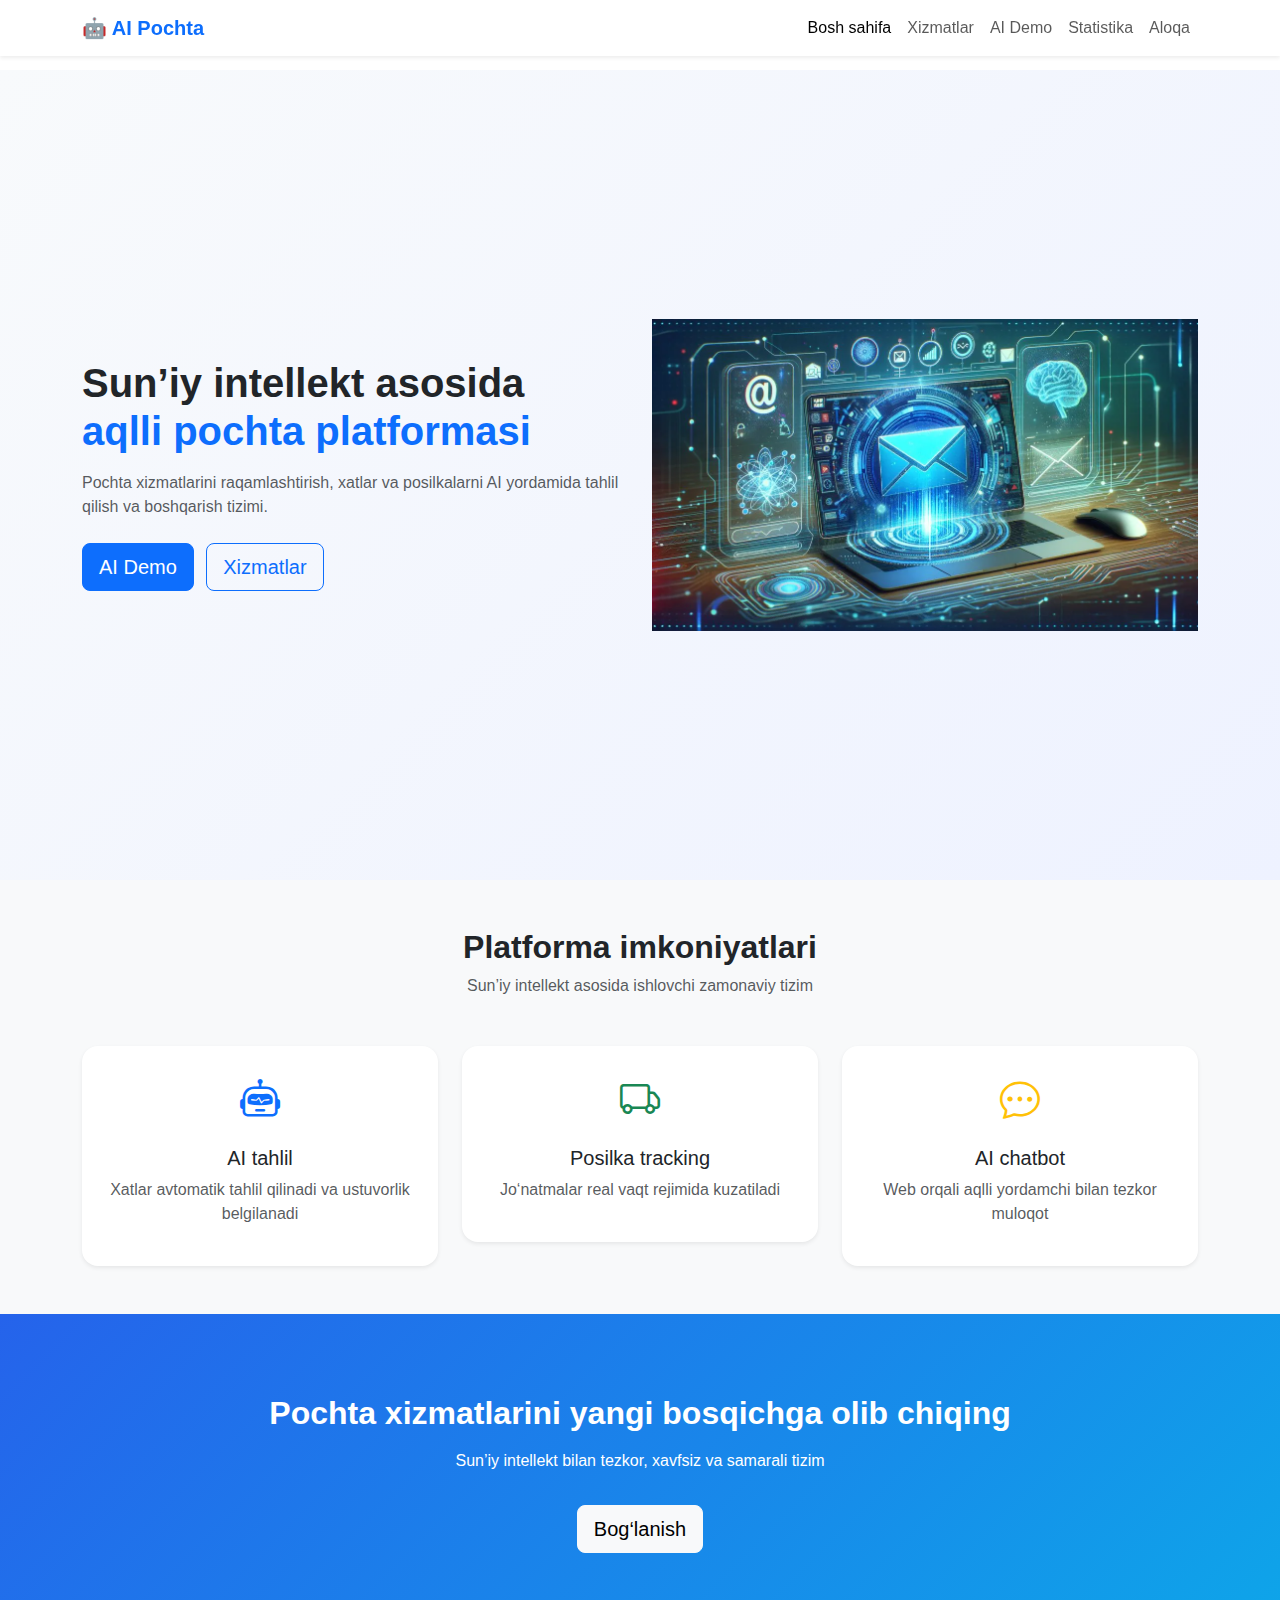
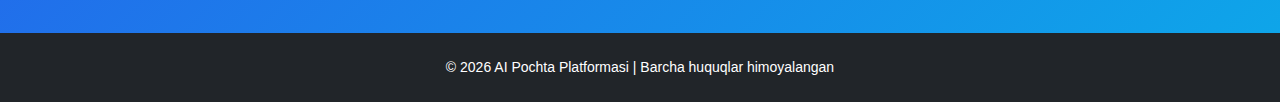
<file: index.html>
<!DOCTYPE html>
<html lang="uz">

<head>
	<meta charset="UTF-8" />
	<meta name="viewport" content="width=device-width, initial-scale=1.0" />
	<title>AI Pochta Platformasi</title>

	<!-- Bootstrap 5 -->
	<link href="https://cdn.jsdelivr.net/npm/bootstrap@5.3.3/dist/css/bootstrap.min.css" rel="stylesheet">

	<!-- Bootstrap Icons -->
	<link href="https://cdn.jsdelivr.net/npm/bootstrap-icons/font/bootstrap-icons.css" rel="stylesheet">

	<!-- Custom CSS -->
	<link rel="stylesheet" href="css/style.css">
</head>

<body>

	<!-- ===== NAVBAR ===== -->
	<nav class="navbar navbar-expand-lg fixed-top shadow-sm bg-white">
		<div class="container">
			<a class="navbar-brand fw-bold text-primary" href="#">🤖 AI Pochta</a>
			<button class="navbar-toggler" type="button" data-bs-toggle="collapse" data-bs-target="#navMenu">
				<span class="navbar-toggler-icon"></span>
			</button>

			<div class="collapse navbar-collapse" id="navMenu">
				<ul class="navbar-nav ms-auto mb-2 mb-lg-0">
					<li class="nav-item"><a class="nav-link active" href="index.html">Bosh sahifa</a></li>
					<li class="nav-item"><a class="nav-link" href="services.html">Xizmatlar</a></li>
					<li class="nav-item"><a class="nav-link" href="demo.html">AI Demo</a></li>
					<li class="nav-item"><a class="nav-link" href="statistics.html">Statistika</a></li>
					<li class="nav-item"><a class="nav-link" href="contact.html">Aloqa</a></li>
				</ul>
			</div>
		</div>
	</nav>

	<!-- ===== HERO SECTION ===== -->
	<section class="hero d-flex align-items-center">
		<div class="container">
			<div class="row align-items-center">

				<div class="col-lg-6">
					<h1 class="fw-bold">
						Sun’iy intellekt asosida <br>
						<span class="text-primary">aqlli pochta platformasi</span>
					</h1>
					<p class="text-muted mt-3">
						Pochta xizmatlarini raqamlashtirish, xatlar va posilkalarni
						AI yordamida tahlil qilish va boshqarish tizimi.
					</p>
					<div class="mt-4">
						<a href="demo.html" class="btn btn-primary btn-lg me-2">AI Demo</a>
						<a href="services.html" class="btn btn-outline-primary btn-lg">Xizmatlar</a>
					</div>
				</div>

				<div class="col-lg-6 text-center mt-4 mt-lg-0">
					<img src="./assets/images/ai-pochta.webp" class="img-fluid hero-img" alt="AI Post">
				</div>

			</div>
		</div>
	</section>

	<!-- ===== FEATURES ===== -->
	<section class="py-5 bg-light">
		<div class="container">
			<div class="text-center mb-5">
				<h2 class="fw-bold">Platforma imkoniyatlari</h2>
				<p class="text-muted">Sun’iy intellekt asosida ishlovchi zamonaviy tizim</p>
			</div>

			<div class="row g-4">
				<div class="col-md-4">
					<div class="feature-card text-center p-4 shadow-sm">
						<i class="bi bi-robot fs-1 text-primary"></i>
						<h5 class="mt-3">AI tahlil</h5>
						<p class="text-muted">
							Xatlar avtomatik tahlil qilinadi va ustuvorlik belgilanadi
						</p>
					</div>
				</div>

				<div class="col-md-4">
					<div class="feature-card text-center p-4 shadow-sm">
						<i class="bi bi-truck fs-1 text-success"></i>
						<h5 class="mt-3">Posilka tracking</h5>
						<p class="text-muted">
							Jo‘natmalar real vaqt rejimida kuzatiladi
						</p>
					</div>
				</div>

				<div class="col-md-4">
					<div class="feature-card text-center p-4 shadow-sm">
						<i class="bi bi-chat-dots fs-1 text-warning"></i>
						<h5 class="mt-3">AI chatbot</h5>
						<p class="text-muted">
							Web orqali aqlli yordamchi bilan tezkor muloqot
						</p>
					</div>
				</div>
			</div>
		</div>
	</section>

	<!-- ===== CTA ===== -->
	<section class="cta text-white text-center">
		<div class="container">
			<h2 class="fw-bold">Pochta xizmatlarini yangi bosqichga olib chiqing</h2>
			<p class="mt-3">
				Sun’iy intellekt bilan tezkor, xavfsiz va samarali tizim
			</p>
			<a href="contact.html" class="btn btn-light btn-lg mt-3">
				Bog‘lanish
			</a>
		</div>
	</section>

	<!-- ===== FOOTER ===== -->
	<footer class="py-4 bg-dark text-white">
		<div class="container text-center">
			<p class="mb-0">
				© 2026 AI Pochta Platformasi | Barcha huquqlar himoyalangan
			</p>
		</div>
	</footer>

	<!-- Bootstrap JS -->
	<script src="https://cdn.jsdelivr.net/npm/bootstrap@5.3.3/dist/js/bootstrap.bundle.min.js"></script>
</body>

</html>
</file>
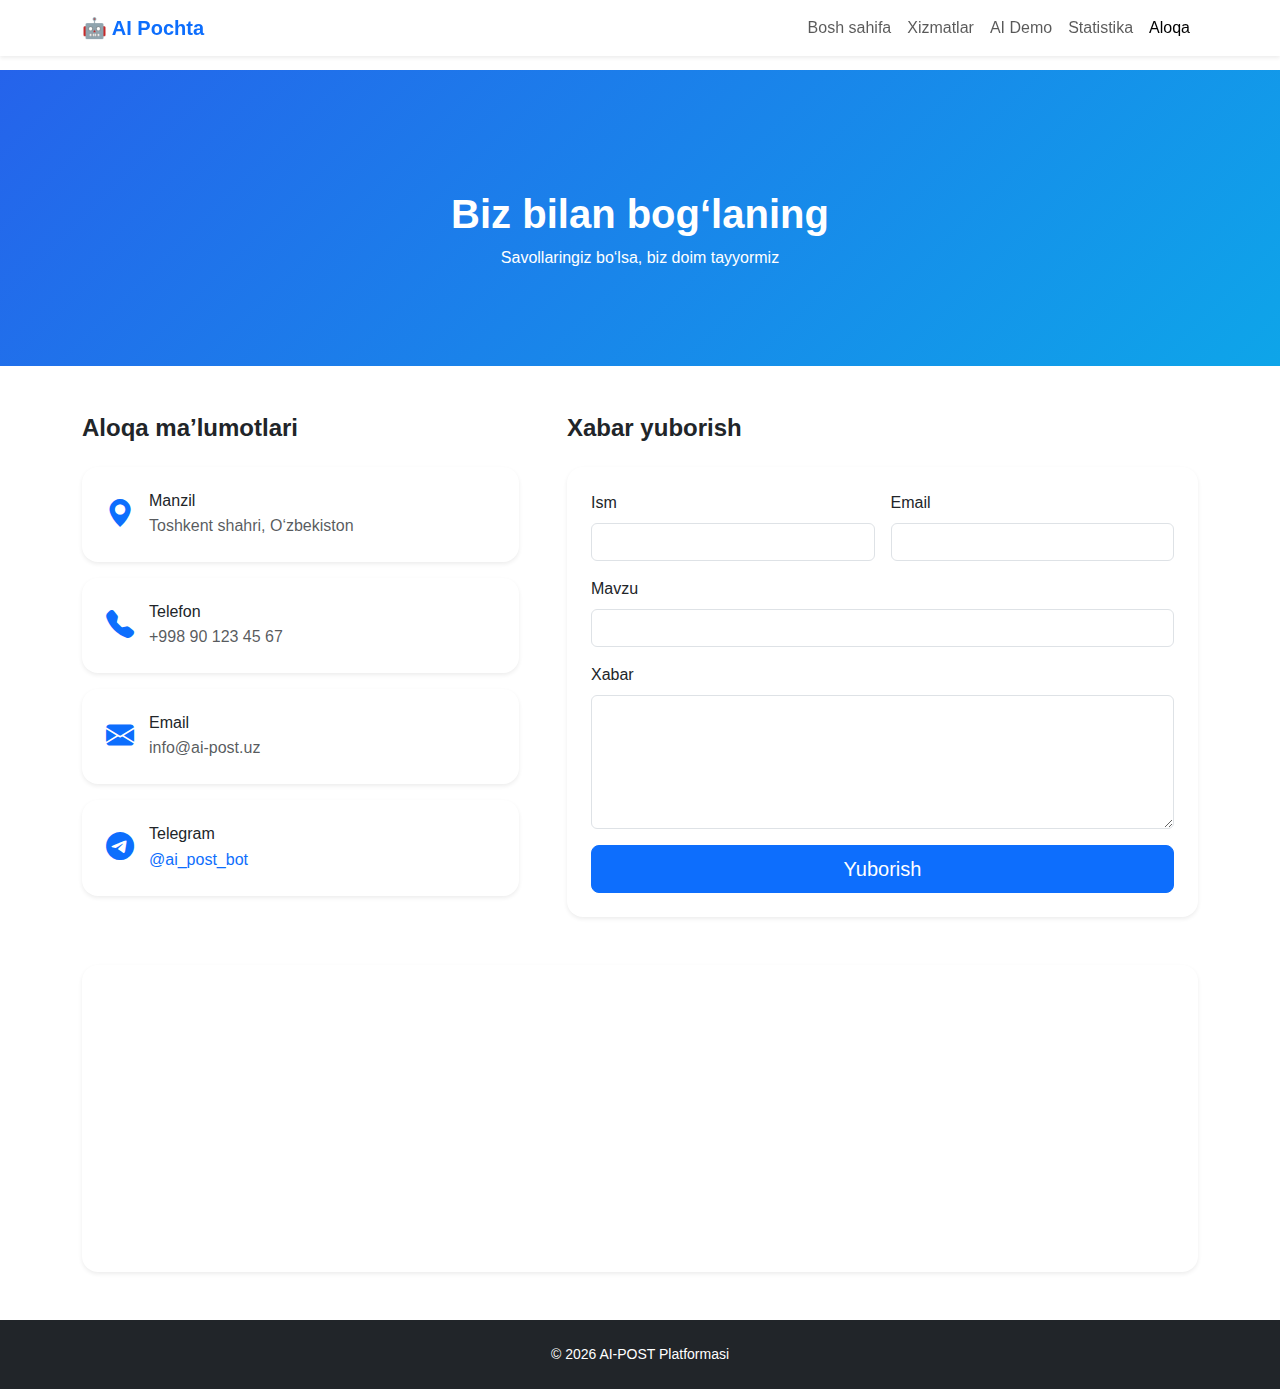
<file: contact.html>
<!DOCTYPE html>
<html lang="uz">

<head>
	<meta charset="UTF-8">
	<meta name="viewport" content="width=device-width, initial-scale=1.0">
	<title>Aloqa | AI-POST</title>

	<!-- Bootstrap -->
	<link href="https://cdn.jsdelivr.net/npm/bootstrap@5.3.3/dist/css/bootstrap.min.css" rel="stylesheet">

	<!-- Icons -->
	<link href="https://cdn.jsdelivr.net/npm/bootstrap-icons/font/bootstrap-icons.css" rel="stylesheet">

	<!-- Custom CSS -->
	<link rel="stylesheet" href="css/style.css">
</head>

<body>

	<!-- ===== NAVBAR ===== -->
	<nav class="navbar navbar-expand-lg fixed-top shadow-sm bg-white">
		<div class="container">
			<a class="navbar-brand fw-bold text-primary" href="index.html">🤖 AI Pochta</a>
			<button class="navbar-toggler" data-bs-toggle="collapse" data-bs-target="#navMenu">
				<span class="navbar-toggler-icon"></span>
			</button>
			<div class="collapse navbar-collapse" id="navMenu">
				<ul class="navbar-nav ms-auto">
					<li class="nav-item"><a class="nav-link" href="index.html">Bosh sahifa</a></li>
					<li class="nav-item"><a class="nav-link" href="services.html">Xizmatlar</a></li>
					<li class="nav-item"><a class="nav-link" href="demo.html">AI Demo</a></li>
					<li class="nav-item"><a class="nav-link" href="statistics.html">Statistika</a></li>
					<li class="nav-item"><a class="nav-link active" href="contact.html">Aloqa</a></li>
				</ul>
			</div>
		</div>
	</nav>

	<!-- ===== HEADER ===== -->
	<section class="page-header text-white text-center">
		<div class="container">
			<h1 class="fw-bold">Biz bilan bog‘laning</h1>
			<p class="mt-2">Savollaringiz bo‘lsa, biz doim tayyormiz</p>
		</div>
	</section>

	<!-- ===== CONTACT SECTION ===== -->
	<section class="py-5">
		<div class="container">
			<div class="row g-5">

				<!-- CONTACT INFO -->
				<div class="col-lg-5">
					<h4 class="fw-bold mb-4">Aloqa ma’lumotlari</h4>

					<div class="contact-box mb-3 p-4 shadow-sm">
						<i class="bi bi-geo-alt-fill fs-3 text-primary"></i>
						<div>
							<h6>Manzil</h6>
							<p class="text-muted mb-0">Toshkent shahri, O‘zbekiston</p>
						</div>
					</div>

					<div class="contact-box mb-3 p-4 shadow-sm">
						<i class="bi bi-telephone-fill fs-3 text-primary"></i>
						<div>
							<h6>Telefon</h6>
							<p class="text-muted mb-0">+998 90 123 45 67</p>
						</div>
					</div>

					<div class="contact-box mb-3 p-4 shadow-sm">
						<i class="bi bi-envelope-fill fs-3 text-primary"></i>
						<div>
							<h6>Email</h6>
							<p class="text-muted mb-0">info@ai-post.uz</p>
						</div>
					</div>

					<div class="contact-box p-4 shadow-sm">
						<i class="bi bi-telegram fs-3 text-primary"></i>
						<div>
							<h6>Telegram</h6>
							<a href="#" class="text-decoration-none">@ai_post_bot</a>
						</div>
					</div>
				</div>

				<!-- CONTACT FORM -->
				<div class="col-lg-7">
					<h4 class="fw-bold mb-4">Xabar yuborish</h4>

					<form id="contactForm" class="p-4 shadow-sm rounded-4 bg-white">
						<div class="row g-3">
							<div class="col-md-6">
								<label class="form-label">Ism</label>
								<input type="text" class="form-control" id="name" required>
							</div>

							<div class="col-md-6">
								<label class="form-label">Email</label>
								<input type="email" class="form-control" id="email" required>
							</div>

							<div class="col-12">
								<label class="form-label">Mavzu</label>
								<input type="text" class="form-control" id="subject" required>
							</div>

							<div class="col-12">
								<label class="form-label">Xabar</label>
								<textarea class="form-control" rows="5" id="message" required></textarea>
							</div>

							<div class="col-12">
								<button type="submit" class="btn btn-primary btn-lg w-100">
									Yuborish
								</button>
							</div>
						</div>
					</form>

					<!-- SUCCESS MESSAGE -->
					<div id="successMsg" class="alert alert-success mt-3 d-none">
						✅ Xabaringiz muvaffaqiyatli yuborildi!
					</div>
				</div>

			</div>
		</div>
	</section>

	<!-- ===== MAP ===== -->
	<section class="pb-5">
		<div class="container">
			<div class="rounded-4 overflow-hidden shadow-sm">
				<iframe
					src="https://www.google.com/maps/embed?pb=!1m18!1m12!1m3!1d2812.8539520712366!2d65.71493827540185!3d38.82547985094533!2m3!1f0!2f0!3f0!3m2!1i1024!2i768!4f13.1!3m3!1m2!1s0x3f4eafb6c5d9d6d7%3A0xc058e2c9e8c278d2!2sMUHAMMAD%20AL%20XORAZMI%20NOMIDAGI%20TATU%20QARSHI%20FILIALI%20TT%20VA%20KT%20FAKULTETI!5e1!3m2!1sru!2s!4v1770530696948!5m2!1sru!2s"
					width="100%" height="300" style="border:0;" allowfullscreen="" loading="lazy"
					referrerpolicy="no-referrer-when-downgrade"></iframe>
			</div>
		</div>
	</section>

	<!-- ===== FOOTER ===== -->
	<footer class="py-4 bg-dark text-white text-center">
		<p class="mb-0">© 2026 AI-POST Platformasi</p>
	</footer>

	<!-- Bootstrap JS -->
	<script src="https://cdn.jsdelivr.net/npm/bootstrap@5.3.3/dist/js/bootstrap.bundle.min.js"></script>

	<!-- FORM JS -->
	<script>
		const form = document.getElementById("contactForm")
		const successMsg = document.getElementById("successMsg")

		form.addEventListener("submit", function (e) {
			e.preventDefault()

			successMsg.classList.remove("d-none")
			form.reset()

			setTimeout(() => {
				successMsg.classList.add("d-none")
			}, 4000)
		});
	</script>

</body>

</html>
</file>
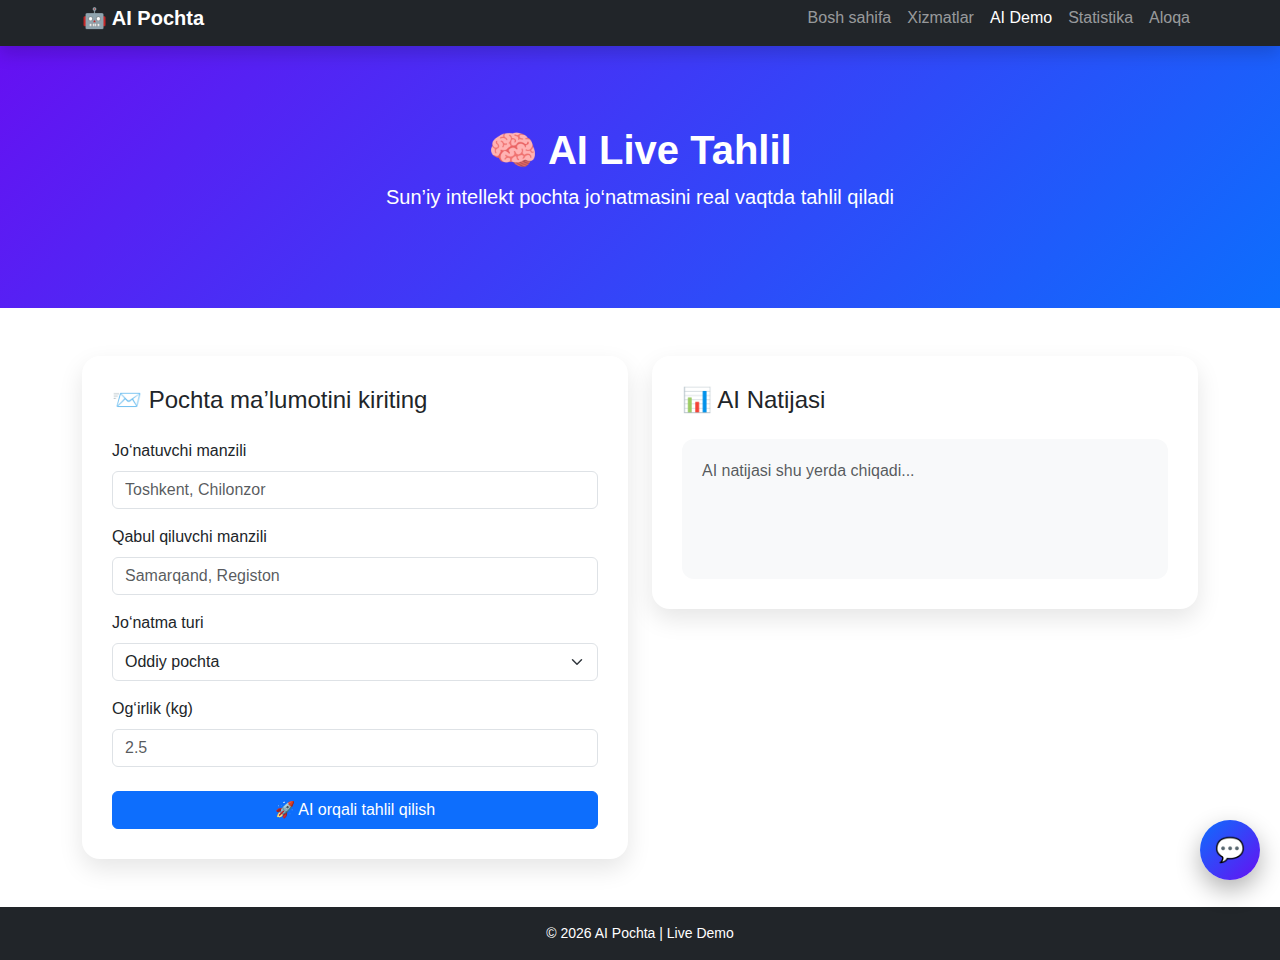
<file: demo.html>
<!DOCTYPE html>
<html lang="uz">
<head>
  <meta charset="UTF-8">
  <title>AI Demo | Pochta Tahlili</title>
  <meta name="viewport" content="width=device-width, initial-scale=1.0">

  <!-- Bootstrap 5 -->
  <link href="https://cdn.jsdelivr.net/npm/bootstrap@5.3.3/dist/css/bootstrap.min.css" rel="stylesheet">

  <!-- Custom CSS -->
  <link rel="stylesheet" href="css/style.css">
</head>
<body>

<!-- NAVBAR -->
<nav class="navbar demo-nav navbar-expand-lg navbar-dark bg-dark shadow">
  <div class="container">
    <a class="navbar-brand fw-bold" href="index.html">🤖 AI Pochta</a>
    <button class="navbar-toggler" data-bs-toggle="collapse" data-bs-target="#nav">
      <span class="navbar-toggler-icon"></span>
    </button>
    <div id="nav" class="collapse navbar-collapse">
      <ul class="navbar-nav ms-auto">
        <li class="nav-item"><a class="nav-link" href="index.html">Bosh sahifa</a></li>
        <li class="nav-item"><a class="nav-link" href="services.html">Xizmatlar</a></li>
        <li class="nav-item"><a class="nav-link active" href="demo.html">AI Demo</a></li>
        <li class="nav-item"><a class="nav-link" href="statistics.html">Statistika</a></li>
        <li class="nav-item"><a class="nav-link" href="contact.html">Aloqa</a></li>
      </ul>
    </div>

  </div>
</nav>

<!-- HEADER -->
<header class="demo-header text-white text-center">
  <div class="container">
    <h1 class="fw-bold">🧠 AI Live Tahlil</h1>
    <p class="lead">Sun’iy intellekt pochta jo‘natmasini real vaqtda tahlil qiladi</p>
  </div>
</header>

<!-- MAIN -->
<section class="container my-5">
  <div class="row g-4">

    <!-- INPUT -->
    <div class="col-lg-6">
      <div class="demo-box">
        <h4>📨 Pochta ma’lumotini kiriting</h4>

        <label class="form-label mt-3">Jo‘natuvchi manzili</label>
        <input id="sender" type="text" class="form-control" placeholder="Toshkent, Chilonzor">

        <label class="form-label mt-3">Qabul qiluvchi manzili</label>
        <input id="receiver" type="text" class="form-control" placeholder="Samarqand, Registon">

        <label class="form-label mt-3">Jo‘natma turi</label>
        <select id="type" class="form-select">
          <option>Oddiy pochta</option>
          <option>Tezkor pochta</option>
          <option>Xalqaro pochta</option>
        </select>

        <label class="form-label mt-3">Og‘irlik (kg)</label>
        <input id="weight" type="number" class="form-control" placeholder="2.5">

        <button onclick="analyzeMail()" class="btn btn-primary w-100 mt-4">
          🚀 AI orqali tahlil qilish
        </button>
      </div>
    </div>

    <!-- RESULT -->
    <div class="col-lg-6">
      <div class="demo-box">
        <h4>📊 AI Natijasi</h4>

        <div id="result" class="ai-result mt-4 text-muted">
          AI natijasi shu yerda chiqadi...
        </div>

        <div class="progress mt-4 d-none" id="progressBox">
          <div class="progress-bar progress-bar-striped progress-bar-animated" style="width:100%">
            AI ishlamoqda...
          </div>
        </div>
      </div>
    </div>

  </div>
</section>

<!-- CHATBOT TOGGLE BUTTON -->
<button id="chat-toggle" class="chat-toggle">💬</button>

<!-- CHATBOT -->
<div id="chatbot" class="chatbot d-none">
  <div class="chatbot-header">
    💬 AI Yordamchi
    <span id="chat-close">✖</span>
  </div>

  <div id="chat-body" class="chatbot-body">
    <div class="chat-message bot-message">
      <b>Salom!</b> 👋  
      Pochta jo‘natmalaringizni tahlil qilishda qanday yordam bera olaman?
    </div>
  </div>

  <input
    id="chat-input"
    class="chatbot-input"
    placeholder="Savolingizni yozing..."
  >
</div>



<!-- FOOTER -->
<footer class="bg-dark text-white text-center py-3">
  <p class="mb-0">© 2026 AI Pochta | Live Demo</p>
</footer>

<!-- Bootstrap -->
<script src="https://cdn.jsdelivr.net/npm/bootstrap@5.3.3/dist/js/bootstrap.bundle.min.js"></script>

<!-- JS -->
<script src="js/ai-analyze.js"></script>
<script src="js/chatbot.js"></script>

</body>
</html>
</file>
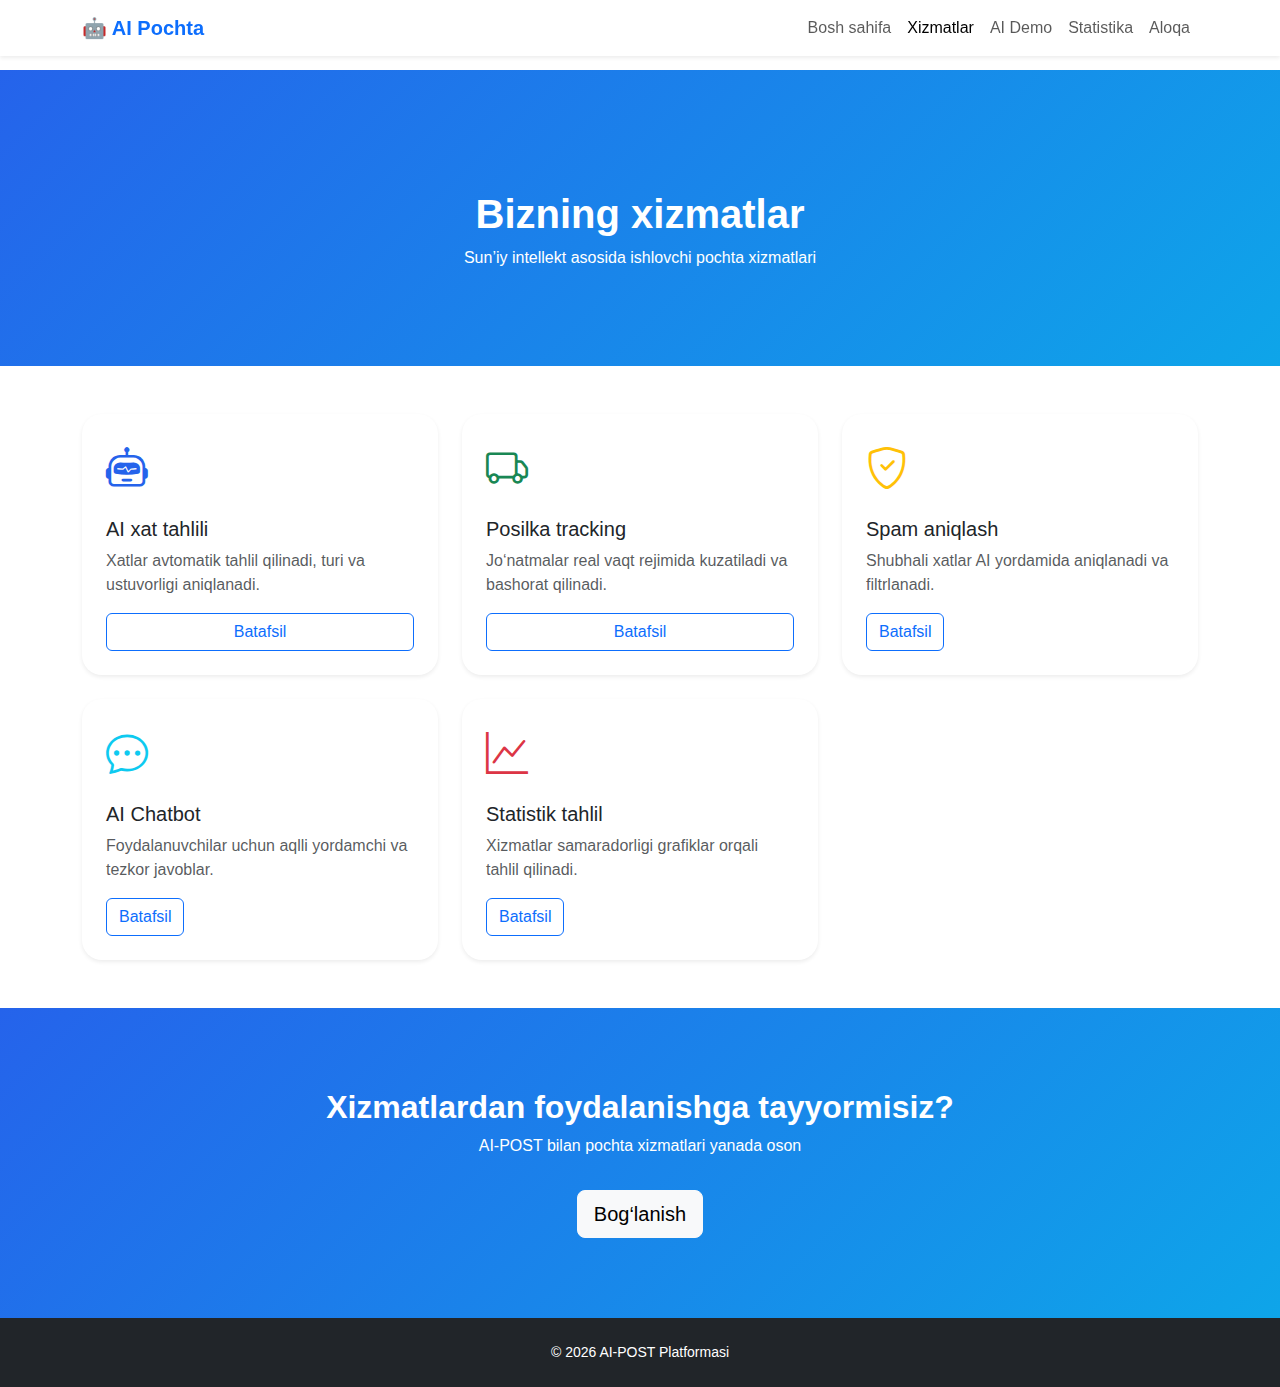
<file: services.html>
<!DOCTYPE html>
<html lang="uz">

<head>
	<meta charset="UTF-8">
	<meta name="viewport" content="width=device-width, initial-scale=1.0">
	<title>Xizmatlar | AI-POST</title>

	<!-- Bootstrap -->
	<link href="https://cdn.jsdelivr.net/npm/bootstrap@5.3.3/dist/css/bootstrap.min.css" rel="stylesheet">

	<!-- Icons -->
	<link href="https://cdn.jsdelivr.net/npm/bootstrap-icons/font/bootstrap-icons.css" rel="stylesheet">

	<!-- Custom CSS -->
	<link rel="stylesheet" href="css/style.css">
</head>

<body>

	<!-- ===== NAVBAR ===== -->
	<nav class="navbar navbar-expand-lg fixed-top shadow-sm bg-white">
		<div class="container">
			<a class="navbar-brand fw-bold text-primary" href="index.html">🤖 AI Pochta</a>
			<button class="navbar-toggler" data-bs-toggle="collapse" data-bs-target="#navMenu">
				<span class="navbar-toggler-icon"></span>
			</button>
			<div class="collapse navbar-collapse" id="navMenu">
				<ul class="navbar-nav ms-auto">
					<li class="nav-item"><a class="nav-link" href="index.html">Bosh sahifa</a></li>
					<li class="nav-item"><a class="nav-link active" href="services.html">Xizmatlar</a></li>
					<li class="nav-item"><a class="nav-link" href="demo.html">AI Demo</a></li>
					<li class="nav-item"><a class="nav-link" href="statistics.html">Statistika</a></li>
					<li class="nav-item"><a class="nav-link" href="contact.html">Aloqa</a></li>
				</ul>
			</div>
		</div>
	</nav>

	<!-- ===== HEADER ===== -->
	<section class="page-header text-white text-center">
		<div class="container">
			<h1 class="fw-bold">Bizning xizmatlar</h1>
			<p class="mt-2">Sun’iy intellekt asosida ishlovchi pochta xizmatlari</p>
		</div>
	</section>

	<!-- ===== SERVICES ===== -->
	<section class="py-5">
		<div class="container">

			<div class="row g-4">

				<!-- SERVICE 1 -->
				<div class="col-lg-4 col-md-6">
					<div class="service-card h-100 p-4 shadow-sm">
						<i class="bi bi-robot service-icon"></i>
						<h5 class="mt-3">AI xat tahlili</h5>
						<p class="text-muted">
							Xatlar avtomatik tahlil qilinadi, turi va ustuvorligi aniqlanadi.
						</p>
						<button class="btn btn-outline-primary mt-auto" data-bs-toggle="modal" data-bs-target="#service1">
							Batafsil
						</button>
					</div>
				</div>

				<!-- SERVICE 2 -->
				<div class="col-lg-4 col-md-6">
					<div class="service-card h-100 p-4 shadow-sm">
						<i class="bi bi-truck service-icon text-success"></i>
						<h5 class="mt-3">Posilka tracking</h5>
						<p class="text-muted">
							Jo‘natmalar real vaqt rejimida kuzatiladi va bashorat qilinadi.
						</p>
						<button class="btn btn-outline-primary mt-auto" data-bs-toggle="modal" data-bs-target="#service2">
							Batafsil
						</button>
					</div>
				</div>

				<!-- SERVICE 3 -->
				<div class="col-lg-4 col-md-6">
					<div class="service-card h-100 p-4 shadow-sm">
						<i class="bi bi-shield-check service-icon text-warning"></i>
						<h5 class="mt-3">Spam aniqlash</h5>
						<p class="text-muted">
							Shubhali xatlar AI yordamida aniqlanadi va filtrlanadi.
						</p>
						<a href="./demo.html">
							<button class="btn btn-outline-primary mt-auto" data-bs-toggle="modal" data-bs-target="#service3">
								Batafsil
							</button>
						</a>
					</div>
				</div>

				<!-- SERVICE 4 -->
				<div class="col-lg-4 col-md-6">
					<div class="service-card h-100 p-4 shadow-sm">
						<i class="bi bi-chat-dots service-icon text-info"></i>
						<h5 class="mt-3">AI Chatbot</h5>
						<p class="text-muted">
							Foydalanuvchilar uchun aqlli yordamchi va tezkor javoblar.
						</p>
						<a href="./demo.html">
							<button class="btn btn-outline-primary mt-auto" data-bs-toggle="modal" data-bs-target="#service4">
								Batafsil
							</button>
						</a>
					</div>
				</div>

				<!-- SERVICE 5 -->
				<div class="col-lg-4 col-md-6">
					<div class="service-card h-100 p-4 shadow-sm">
						<i class="bi bi-graph-up service-icon text-danger"></i>
						<h5 class="mt-3">Statistik tahlil</h5>
						<p class="text-muted">
							Xizmatlar samaradorligi grafiklar orqali tahlil qilinadi.
						</p>
						<a href="./statistics.html">
							<button class="btn btn-outline-primary mt-auto" data-bs-toggle="modal" data-bs-target="#service5">
								Batafsil
							</button>
						</a>
					</div>
				</div>

				<!-- SERVICE 6 -->
				<!-- <div class="col-lg-4 col-md-6">
        <div class="service-card h-100 p-4 shadow-sm">
          <i class="bi bi-telegram service-icon text-primary"></i>
          <h5 class="mt-3">Telegram bot</h5>
          <p class="text-muted">
            Telegram orqali posilka holati va AI xizmatlar.
          </p>
          <button class="btn btn-outline-primary mt-auto" data-bs-toggle="modal" data-bs-target="#service6">
            Batafsil
          </button>
        </div>
      </div> -->

			</div>
		</div>
	</section>

	<!-- ===== CTA ===== -->
	<section class="cta text-white text-center">
		<div class="container">
			<h2 class="fw-bold">Xizmatlardan foydalanishga tayyormisiz?</h2>
			<p class="mt-2">AI-POST bilan pochta xizmatlari yanada oson</p>
			<a href="contact.html" class="btn btn-light btn-lg mt-3">Bog‘lanish</a>
		</div>
	</section>

	<!-- ===== FOOTER ===== -->
	<footer class="py-4 bg-dark text-white text-center">
		<p class="mb-0">© 2026 AI-POST Platformasi</p>
	</footer>

	<!-- ===== MODALS ===== -->
	<!-- Modal 1 -->
	<div class="modal fade" id="service1" tabindex="-1">
		<div class="modal-dialog modal-lg modal-dialog-centered">
			<div class="modal-content rounded-4">
				<div class="modal-header">
					<h5 class="modal-title">AI xat tahlili</h5>
					<button class="btn-close" data-bs-dismiss="modal"></button>
				</div>
				<div class="modal-body">
					Ushbu xizmat sun’iy intellekt yordamida xatlarni tahlil qiladi,
					ularni toifalarga ajratadi va ustuvorlik darajasini belgilaydi.
				</div>
			</div>
		</div>
	</div>

	<!-- Modal 2 -->
	<div class="modal fade" id="service2" tabindex="-1">
		<div class="modal-dialog modal-lg modal-dialog-centered">
			<div class="modal-content rounded-4">
				<div class="modal-header">
					<h5 class="modal-title">Posilka tracking</h5>
					<button class="btn-close" data-bs-dismiss="modal"></button>
				</div>
				<div class="modal-body">
					Jo‘natmalar real vaqt rejimida kuzatiladi, kechikish ehtimoli
					AI yordamida bashorat qilinadi.
				</div>
			</div>
		</div>
	</div>

	<!-- qolgan modallarni xuddi shu uslubda davom ettirsa bo‘ladi -->

	<!-- Bootstrap JS -->
	<script src="https://cdn.jsdelivr.net/npm/bootstrap@5.3.3/dist/js/bootstrap.bundle.min.js"></script>

</body>

</html>
</file>
<file: css/style.css>
:root {
	--primary: #2563eb;
	--dark: #0f172a;
	--light: #f8fafc;
}

body {
	font-family: 'Segoe UI', sans-serif;
	padding-top: 70px;
	background-color: #ffffff;
}

/* HERO */
.hero {
	min-height: 90vh;
	background: linear-gradient(135deg, #f8fafc, #eef2ff);
}

.hero-img {
	max-height: 420px;
}

/* FEATURE CARDS */
.feature-card {
	border-radius: 16px;
	transition: 0.3s ease;
	background-color: #fff;
}

.feature-card:hover {
	transform: translateY(-10px);
}

/* CTA */
.cta {
	padding: 80px 0;
	background: linear-gradient(135deg, #2563eb, #0ea5e9);
}

/* FOOTER */
footer {
	font-size: 14px;
}

/* ===== RESPONSIVE ===== */
@media (max-width: 768px) {
	.hero {
		text-align: center;
	}

	.hero h1 {
		font-size: 28px;
	}

	.hero-img {
		max-height: 300px;
	}
}

/* ========== Contact style ============ */

/* PAGE HEADER */
.page-header {
	padding: 120px 0 80px;
	background: linear-gradient(135deg, #2563eb, #0ea5e9);
}

/* CONTACT */
.contact-box {
	display: flex;
	align-items: center;
	gap: 15px;
	border-radius: 16px;
	background-color: #fff;
}

.contact-box h6 {
	margin-bottom: 4px;
}

/* FORM */
form input,
form textarea {
	border-radius: 12px;
}

/* =============== Services style ============ */
/* SERVICES */
.service-card {
	border-radius: 20px;
	display: flex;
	flex-direction: column;
	transition: 0.3s ease;
	background: #fff;
}

.service-card:hover {
	transform: translateY(-12px);
}

.service-icon {
	font-size: 42px;
	color: #2563eb;
}

/* ========= Statistics Styles ========= */

.stats-header {
	background: linear-gradient(135deg, #0d6efd, #6610f2);
	padding: 80px 20px;
}

.stat-card {
	background: #fff;
	padding: 30px;
	border-radius: 16px;
	box-shadow: 0 10px 25px rgba(0, 0, 0, 0.1);
	transition: transform 0.3s;
}

.stat-card:hover {
	transform: translateY(-6px);
}

.stat-card h2 {
	font-size: 36px;
	color: #0d6efd;
	font-weight: bold;
}

.chart-box {
	background: #fff;
	padding: 25px;
	border-radius: 16px;
	box-shadow: 0 10px 25px rgba(0, 0, 0, 0.1);
}

.ai-insight {
	background: linear-gradient(135deg, #198754, #20c997);
	padding: 60px 20px;
}

.navbar-stats {
	margin-top: -73px;
}


/* ========= Demo style =========== */
.demo-header {
  background: linear-gradient(135deg, #6610f2, #0d6efd);
  padding: 80px 20px;
}

.demo-box {
  background: #fff;
  padding: 30px;
  border-radius: 18px;
  box-shadow: 0 10px 25px rgba(0,0,0,.1);
}

.ai-result {
  min-height: 140px;
  background: #f8f9fa;
  border-radius: 12px;
  padding: 20px;
}

/* CHATBOT */
.chatbot {
  position: fixed;
  right: 20px;
  bottom: 20px;
  width: 300px;
  background: #fff;
  border-radius: 14px;
  box-shadow: 0 10px 30px rgba(0,0,0,.2);
  overflow: hidden;
}

.chatbot-header {
  background: #0d6efd;
  color: #fff;
  padding: 10px;
  text-align: center;
  font-weight: bold;
}

.chatbot-body {
  height: 200px;
  padding: 10px;
  overflow-y: auto;
  font-size: 14px;
}

.chatbot-input {
  width: 100%;
  border: none;
  border-top: 1px solid #ddd;
  padding: 10px;
  outline: none;
}


.demo-nav{
	margin-top: -80px;
}


/* CHATBOT TOGGLE */
.chat-toggle {
  position: fixed;
  right: 20px;
  bottom: 20px;
  width: 60px;
  height: 60px;
  border-radius: 50%;
  border: none;
  background: linear-gradient(135deg, #0d6efd, #6610f2);
  color: #fff;
  font-size: 24px;
  box-shadow: 0 10px 25px rgba(0,0,0,.3);
  cursor: pointer;
  z-index: 999;
}

/* CHATBOT WINDOW */
.chatbot {
  position: fixed;
  right: 20px;
  bottom: 90px;
  width: 320px;
  background: #fff;
  border-radius: 16px;
  box-shadow: 0 10px 30px rgba(0,0,0,.3);
  overflow: hidden;
  z-index: 1000;
}

.chatbot-header {
  background: #0d6efd;
  color: #fff;
  padding: 10px 12px;
  font-weight: bold;
  display: flex;
  justify-content: space-between;
  align-items: center;
}

.chatbot-header span {
  cursor: pointer;
}

.chatbot-body {
  height: 220px;
  padding: 10px;
  overflow-y: auto;
  font-size: 14px;
}

.chatbot-input {
  width: 100%;
  border: none;
  border-top: 1px solid #ddd;
  padding: 10px;
  outline: none;
}

/* Mobile */
@media (max-width: 576px) {
  .chatbot {
    width: 90%;
    right: 5%;
  }
}
</file>
